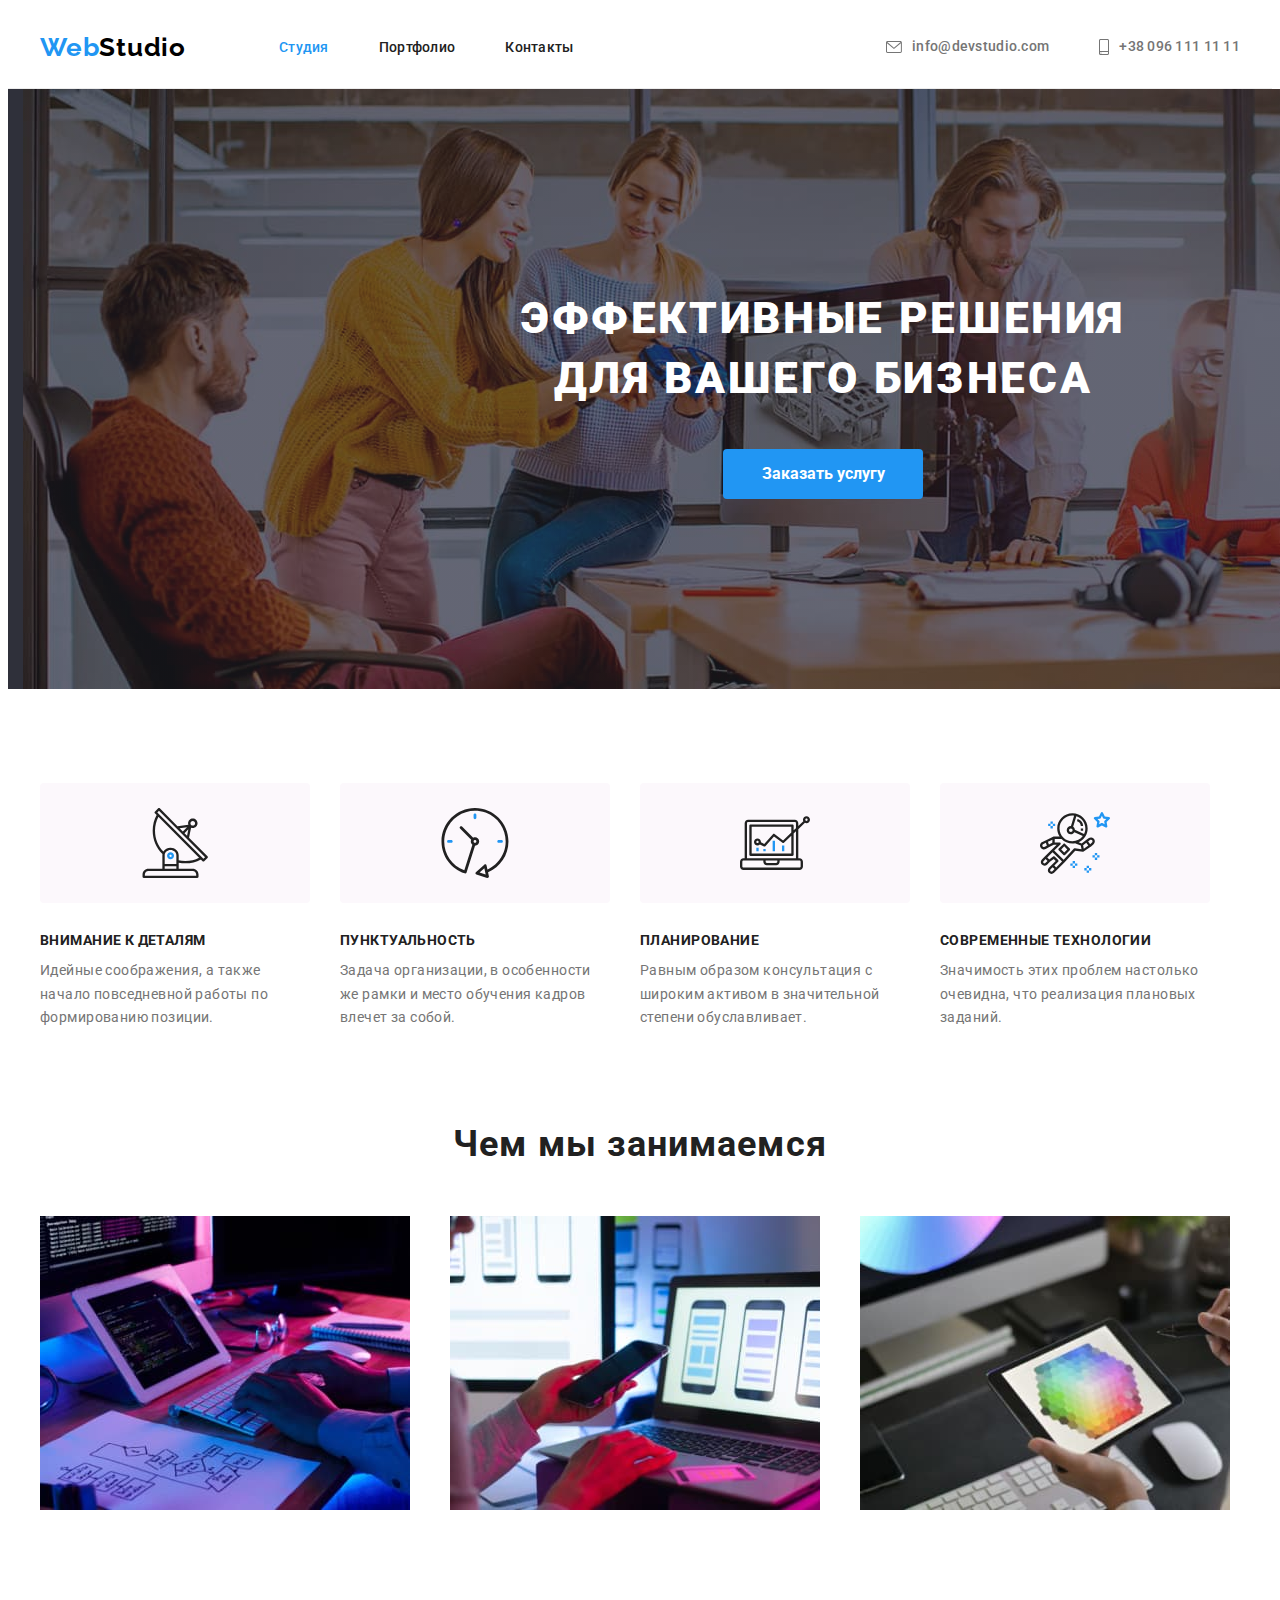
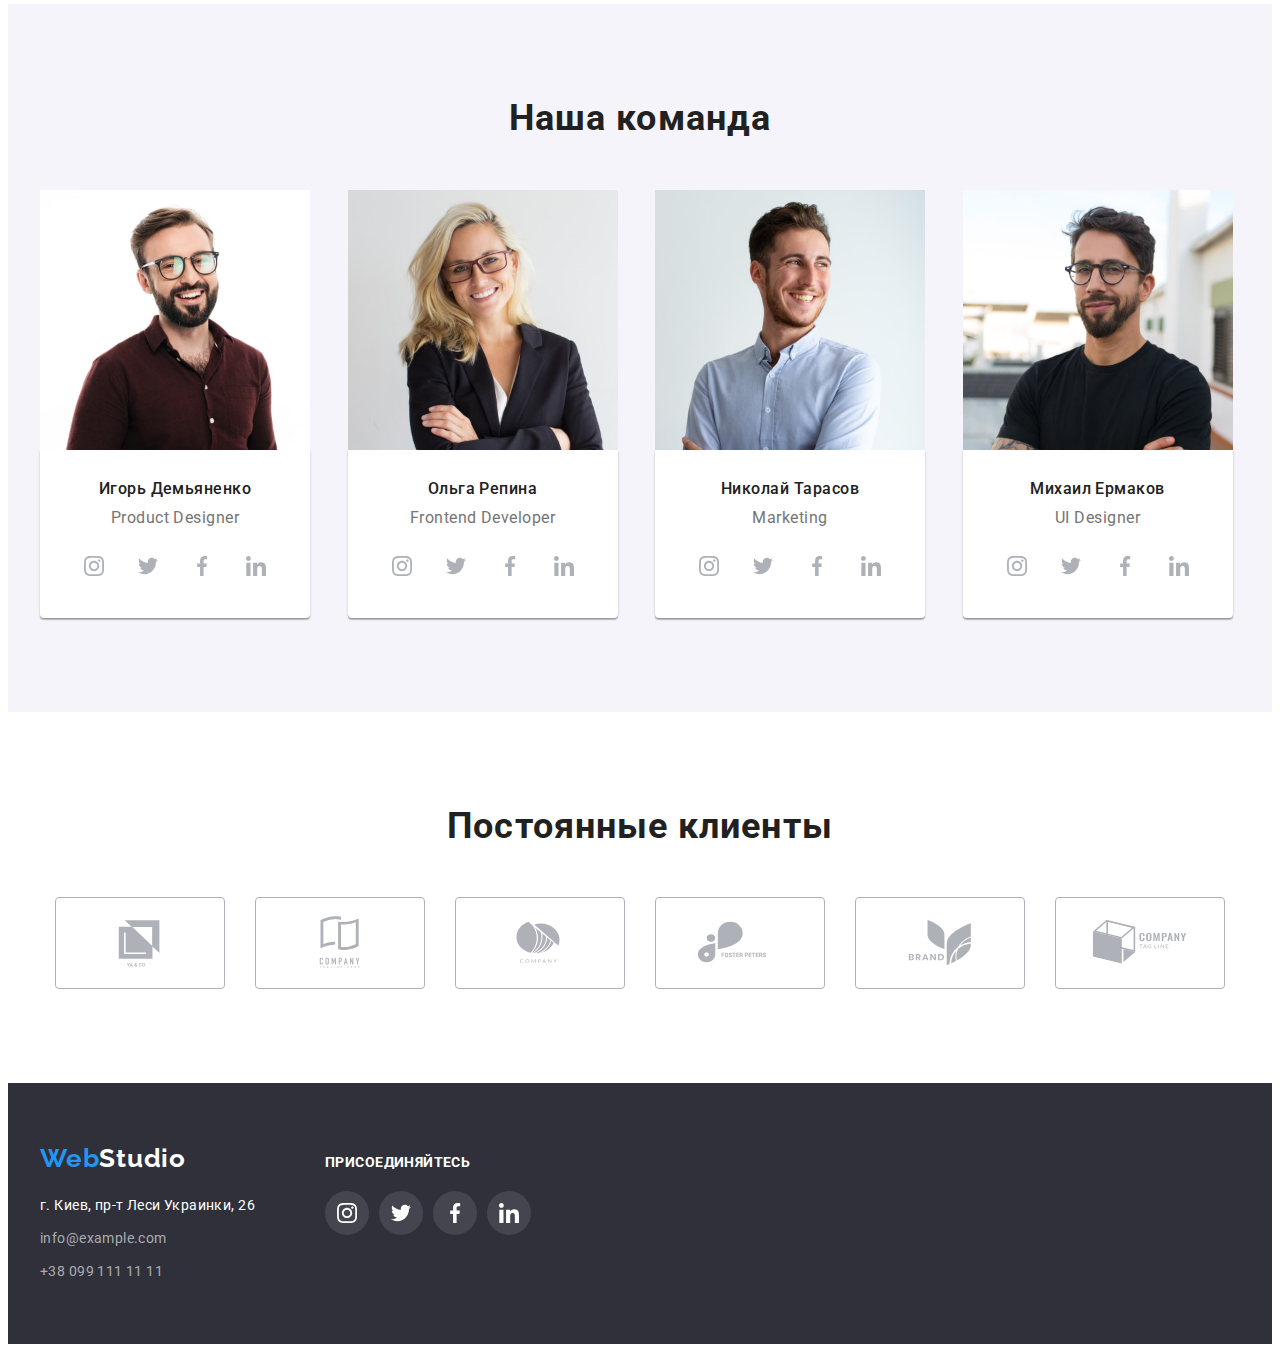
<file: index.html>
<!DOCTYPE html>
<html lang="ru">
<head>
    <meta charset="UTF-8">
    <meta http-equiv="X-UA-Compatible" content="IE=edge">
    <meta name="viewport" content="width=device-width, initial-scale=1.0">
    <title>WebStudio</title>

    <link rel="preconnect" href="https://fonts.googleapis.com">
    <link rel="preconnect" href="https://fonts.gstatic.com" crossorigin>
    <link href="https://fonts.googleapis.com/css2?family=Raleway:wght@700&family=Roboto:wght@400;500;700;900&display=swap" rel="stylesheet">
    
    <link
        rel="stylesheet"
        href="https://cdnjs.cloudflare.com/ajax/libs/modern-normalize/1.1.0/modern-normalize.min.css"
        integrity="sha512-wpPYUAdjBVSE4KJnH1VR1HeZfpl1ub8YT/NKx4PuQ5NmX2tKuGu6U/JRp5y+Y8XG2tV+wKQpNHVUX03MfMFn9Q=="
        crossorigin="anonymous"
        referrerpolicy="no-referrer"
    />

    <link rel="stylesheet" href="./css/styles.css">
</head>

<body>
    <header class="header">
        <div class="container header-container">
        <nav class="header-nav">
            <a class="link logo-header" href="./index.html">Web<span class="logo-header-2">Studio</span></a>
            <ul class="list header-list">
                <li><a class="link header-link-studio" href="">Студия</a></li>
                <li><a class="link header-link" href="./portfolio.html">Портфолио</a></li>
                <li><a class="link header-link" href="">Контакты</a></li>
            </ul>
        </nav>
        <ul class="list header-contact">
            <li>
                <a class="link header-mail-link" href="mailto:info@devstudio.com"> 
                    <svg 
                        class="header-mail-icons" 
                        width="16" 
                        height="12"
                    >
                    <use 
                        href="./img./icons.svg#icon-envelope-hover"
                    ></use>
                    </svg> 
                    info@devstudio.com
                </a>
            </li>
            <li>
                <a class="link header-tel-link" href="tel:+380961111111"> 
                    <svg 
                        class="header-tel-icons" 
                        width="10" 
                        height="16"
                    >
                    <use 
                        href="./img./icons.svg#icon-smartphone"
                    ></use>
                    </svg> 
                    +38 096 111 11 11</a>
            </li>
        </ul>
        </div>
    </header>

    <main>
        <section class="hero-title">
            <div class="container hero-title">
            <h1 class="hero-h1">Эффективные решения для вашего бизнеса</h1>
            <div class="button-hero"><button type="button" class="hero-button">Заказать услугу</button></div>
            </div>
        </section>

        <section class="about">
            <div class="container">
            <ul class="list about-advantage">
                <li class="about-advantage-text">
                    <div class="about-img">
                        <svg 
                            width="70" 
                            height="70"
                        >
                            <use 
                                href="./img./icons.svg#icon-group"
                            ></use>
                        </svg>
                    </div>
                    <h3 class="about-title">Внимание к деталям</h3>
                    <p class="about-text">Идейные соображения, а также начало повседневной работы по формированию позиции.</p>
                </li>
                <li class="about-advantage-text">
                    <div class="about-img">
                        <svg 
                            width="70" 
                            height="70"
                        >
                            <use 
                                href="./img./icons.svg#icon-clock"
                            ></use>
                        </svg>
                    </div>
                    <h3 class="about-title">Пунктуальность</h3>
                    <p class="about-text">Задача организации, в особенности же рамки и место обучения кадров влечет за собой.</p>
                </li>
                <li class="about-advantage-text">
                    <div class="about-img">
                        <svg 
                            width="70" 
                            height="70"
                        >
                            <use 
                                href="./img./icons.svg#icon-diagram"
                            ></use>
                        </svg>
                    </div>
                    <h3 class="about-title">Планирование</h3>
                    <p class="about-text">Равным образом консультация с широким активом в значительной степени обуславливает.</p>
                </li>
                <li class="about-advantage-text">
                    <div class="about-img">
                        <svg 
                            width="70" 
                            height="70"
                        >
                            <use 
                                href="./img./icons.svg#icon-astronaut"
                            ></use>
                        </svg>
                    </div>
                    <h3 class="about-title">Современные технологии</h3>
                    <p class="about-text">Значимость этих проблем настолько очевидна, что реализация плановых заданий.</p>
                </li>
            </ul>
            </div>
        </section>
            
        <section class="activity-box">
            <div class="container">
                <h2 class="activity">Чем мы занимаемся</h2>
                <ul class="list activity-img">
                    <li class="img-activity">
                        <img src="./img./img-1.jpg" alt="чувак печатает на клавиатуре"
                        width="370"
                        height="294">
                    </li>
                    <li class="img-activity">
                        <img src="./img./img-2.jpg" alt="девушка смотрит в телефон"
                        width="370"
                        height="294">
                    </li>
                    <li class="img-activity">
                        <img src="./img./img-3.jpg" alt="палитра цветов"
                        width="370"
                        height="294">
                    </li>
                </ul>
            </div>
        </section>

        <section class="team-section">
            <div class="container">
            <h2 class="team-h">Наша команда</h2>
            <ul class="list employees">
                <li class="employee">
                    <img src="./img./photo-img-1.jpg" alt="фото сотрудника"
                        idth="270"
                        height="260">
                    <div class="name-and-position">
                        <h3 class="team-name">Игорь Демьяненко</h3>
                        <p class="team-profession" lang="en">Product Designer</p>
                        <ul class="team-social-list list">
                            <li class="team-social-item">
                                <a href="" class="team-social-link" target="_blank">
                                    <svg 
                                        class="team-social-icons" 
                                        width="20" 
                                        height="20"
                                    >
                                        <use 
                                            href="./img./icons.svg#icon-instagram"
                                        ></use>
                                    </svg>
                                </a>
                            </li>
                            <li class="team-social-item">
                                <a href="" class="team-social-link" target="_blank">
                                    <svg 
                                        class="team-social-icons" 
                                        width="20" 
                                        height="20"
                                    >
                                        <use 
                                            href="./img./icons.svg#icon-twitter"
                                        ></use>
                                    </svg>
                                </a>
                            </li>
                            <li class="team-social-item">
                                <a href="" class="team-social-link" target="_blank">
                                    <svg 
                                        class="team-social-icons" 
                                        width="20" 
                                        height="20"
                                    >
                                        <use 
                                            href="./img./icons.svg#icon-facebook"
                                        ></use>
                                    </svg>
                                </a>
                            </li>
                            <li class="team-social-item">
                                <a href="" class="team-social-link" target="_blank">
                                    <svg 
                                        class="team-social-icons" 
                                        width="20" 
                                        height="20"
                                    >
                                        <use 
                                            href="./img./icons.svg#icon-linkedin"
                                        ></use>
                                    </svg>
                                </a>
                            </li>
                        </ul>
                    </div>
                </li>
                <li class="employee">
                    <img src="./img./photo-img-2.jpg" alt="фото сотрудника"
                        width="270"
                        height="260">
                    <div class="name-and-position">
                        <h3 class="team-name">Ольга Репина</h3>
                        <p class="team-profession" lang="en">Frontend Developer</p>
                        <ul class="team-social-list list">
                            <li class="team-social-item">
                                <a href="" class="team-social-link" target="_blank">
                                    <svg 
                                        class="team-social-icons" 
                                        width="20" 
                                        height="20"
                                    >
                                        <use 
                                            href="./img./icons.svg#icon-instagram"
                                        ></use>
                                    </svg>
                                </a>
                            </li>
                            <li class="team-social-item">
                                <a href="" class="team-social-link" target="_blank">
                                    <svg 
                                        class="team-social-icons" 
                                        width="20" 
                                        height="20"
                                    >
                                        <use 
                                            href="./img./icons.svg#icon-twitter"
                                        ></use>
                                    </svg>
                                </a>
                            </li>
                            <li class="team-social-item">
                                <a href="" class="team-social-link" target="_blank">
                                    <svg 
                                        class="team-social-icons" 
                                        width="20" 
                                        height="20"
                                    >
                                        <use 
                                            href="./img./icons.svg#icon-facebook"
                                        ></use>
                                    </svg>
                                </a>
                            </li>
                            <li class="team-social-item">
                                <a href="" class="team-social-link" target="_blank">
                                    <svg 
                                        class="team-social-icons" 
                                        width="20" 
                                        height="20"
                                    >
                                        <use 
                                            href="./img./icons.svg#icon-linkedin"
                                        ></use>
                                    </svg>
                                </a>
                            </li>
                        </ul>
                    </div>
                </li>
                <li class="employee">
                    <img src="./img./photo-img-3.jpg" alt="фото сотрудника"
                        width="270"
                        height="260">
                    <div class="name-and-position">
                        <h3 class="team-name">Николай Тарасов</h3>
                        <p class="team-profession" lang="en">Marketing</p>
                        <ul class="team-social-list list">
                            <li class="team-social-item">
                                <a href="" class="team-social-link" target="_blank">
                                    <svg 
                                        class="team-social-icons" 
                                        width="20" 
                                        height="20"
                                    >
                                        <use 
                                            href="./img./icons.svg#icon-instagram"
                                        ></use>
                                    </svg>
                                </a>
                            </li>
                            <li class="team-social-item">
                                <a href="" class="team-social-link" target="_blank">
                                    <svg 
                                        class="team-social-icons" 
                                        width="20" 
                                        height="20"
                                    >
                                        <use 
                                            href="./img./icons.svg#icon-twitter"
                                        ></use>
                                    </svg>
                                </a>
                            </li>
                            <li class="team-social-item">
                                <a href="" class="team-social-link" target="_blank">
                                    <svg 
                                        class="team-social-icons" 
                                        width="20" 
                                        height="20"
                                    >
                                        <use 
                                            href="./img./icons.svg#icon-facebook"
                                        ></use>
                                    </svg>
                                </a>
                            </li>
                            <li class="team-social-item">
                                <a href="" class="team-social-link" target="_blank">
                                    <svg 
                                        class="team-social-icons" 
                                        idth="20" 
                                        height="20"
                                    >
                                        <use 
                                            href="./img./icons.svg#icon-linkedin"
                                        ></use>
                                    </svg>
                                </a>
                            </li>
                        </ul>
                    </div>
                </li>
                <li class="employee">
                    <img src="./img./photo-img-4.jpg" alt="фото сотрудника"
                        width="270"
                        height="260">
                    <div class="name-and-position">
                        <h3 class="team-name">Михаил Ермаков</h3>
                        <p class="team-profession" lang="en">UI Designer</p>
                        <ul class="team-social-list list">
                            <li class="team-social-item">
                                <a href="" class="team-social-link" target="_blank">
                                    <svg 
                                        class="team-social-icons" 
                                        width="20" 
                                        height="20"
                                    >
                                        <use 
                                            href="./img./icons.svg#icon-instagram"
                                        ></use>
                                    </svg>
                                </a>
                            </li>
                            <li class="team-social-item">
                                <a href="" class="team-social-link" target="_blank">
                                    <svg 
                                        class="team-social-icons" 
                                        width="20" 
                                        height="20"
                                    >
                                        <use 
                                            href="./img./icons.svg#icon-twitter"
                                        ></use>
                                    </svg>
                                </a>
                            </li>
                            <li class="team-social-item">
                                <a href="" class="team-social-link" target="_blank">
                                    <svg 
                                        class="team-social-icons" 
                                        width="20" 
                                        height="20"
                                    >
                                        <use 
                                            href="./img./icons.svg#icon-facebook"
                                        ></use>
                                    </svg>
                                </a>
                            </li>
                            <li class="team-social-item">
                                <a href="" class="team-social-link" target="_blank">
                                    <svg 
                                        class="team-social-icons" 
                                        width="20" 
                                        height="20"
                                    >
                                        <use 
                                            href="./img./icons.svg#icon-linkedin"
                                        ></use>
                                    </svg>
                                </a>
                            </li>
                        </ul>
                    </div>
                </li>
            </ul>
            </div>  
        </section>

        <section class="clients-section">
            <div class="container">
                <h3 class="clients-title">Постоянные клиенты</h3>
                <ul class="list clients-list">
                    <li class="clients-item">
                        <a href="" class="clients-link" target="_blank">
                            <svg 
                                class="clients-icons" 
                                        width="106" 
                                        height="60"
                                    >
                                        <use 
                                            href="./img./icons.svg#icon-logo1"
                                        ></use>
                                    </svg>
                        </a>
                    </li>
                    <li class="clients-item">
                        <a href="" class="clients-link" target="_blank">
                            <svg 
                                class="clients-icons" 
                                        width="106" 
                                        height="60"
                                    >
                                        <use 
                                            href="./img./icons.svg#icon-logo2"
                                        ></use>
                                    </svg>
                        </a>
                    </li>
                    <li class="clients-item">
                        <a href="" class="clients-link" target="_blank">
                            <svg 
                                class="clients-icons" 
                                        width="106" 
                                        height="60"
                                    >
                                        <use 
                                            href="./img./icons.svg#icon-logo3"
                                        ></use>
                                    </svg>
                        </a>
                    </li>
                    <li class="clients-item">
                        <a href="" class="clients-link" target="_blank">
                            <svg 
                                class="clients-icons" 
                                        width="106" 
                                        height="60"
                                    >
                                        <use 
                                            href="./img./icons.svg#icon-logo4"
                                        ></use>
                                    </svg>
                        </a>
                    </li>
                    <li class="clients-item">
                        <a href="" class="clients-link" target="_blank">
                            <svg 
                                class="clients-icons" 
                                        width="106" 
                                        height="60"
                                    >
                                        <use 
                                            href="./img./icons.svg#icon-logo5"
                                        ></use>
                                    </svg>
                        </a>
                    </li>
                    <li class="clients-item">
                        <a href="" class="clients-link" target="_blank">
                            <svg 
                                class="clients-icons" 
                                        width="106" 
                                        height="60"
                                    >
                                        <use 
                                            href="./img./icons.svg#icon-Logo6"
                                        ></use>
                                    </svg>
                        </a>
                    </li>
                </ul>
            </div>
        </section>
    </main>

    <footer class="footer">
        <div class="container footer-contact">
            <section>
                <a class="link logo-footer" href="">Web<span class="logo-footer-2">Studio</span></a>
                <address>
                    <ul class="list footer-address">
                        <li class="footer-maps"><a class="link address-footer" href="https://goo.gl/maps/dG1WspT11dGawZWf6" target="_blank" rel="noopener noreferrer">г. Киев, пр-т Леси Украинки, 26</a></li>
                        <li class="footer-mail"><a class="link mail-footer" href="mailto:info@example.com">info@example.com</a></li>
                        <li class="footer-tel"><a class="link tel-footer" href="tel:+380991111111">+38 099 111 11 11</a></li>
                    </ul>
                </address>
            </section>
            <section>
                <h4 class="footer-social-text">ПРИСОЕДИНЯЙТЕСЬ</h4>
                <ul class="footer-social-list list">
                    <li class="footer-social-item">
                        <a href="" class="footer-social-link" target="_blank">
                            <svg 
                                class="footer-social-icons" 
                                width="20" 
                                height="20"
                            >
                                <use 
                                    href="./img./icons.svg#icon-instagram"
                                ></use>
                            </svg>
                        </a>
                    </li>
                    <li class="footer-social-item">
                        <a href="" class="footer-social-link" target="_blank">
                            <svg 
                                class="footer-social-icons" 
                                width="20" 
                                height="20"
                            >
                                <use 
                                    href="./img./icons.svg#icon-twitter"
                                ></use>
                            </svg>
                        </a>
                    </li>
                    <li class="footer-social-item">
                        <a href="" class="footer-social-link" target="_blank">
                            <svg 
                                class="footer-social-icons" 
                                width="20" 
                                height="20"
                            >
                                <use 
                                    href="./img./icons.svg#icon-facebook"
                                ></use>
                            </svg>
                        </a>
                    </li>
                    <li class="footer-social-item">
                        <a href="" class="footer-social-link" target="_blank">
                            <svg 
                                class="footer-social-icons" 
                                width="20" 
                                height="20"
                            >
                                <use 
                                    href="./img./icons.svg#icon-linkedin"
                                ></use>
                            </svg>
                        </a>
                    </li>
                </ul>
            </section>
        </div>
    </footer>
</body>
</html>
</file>
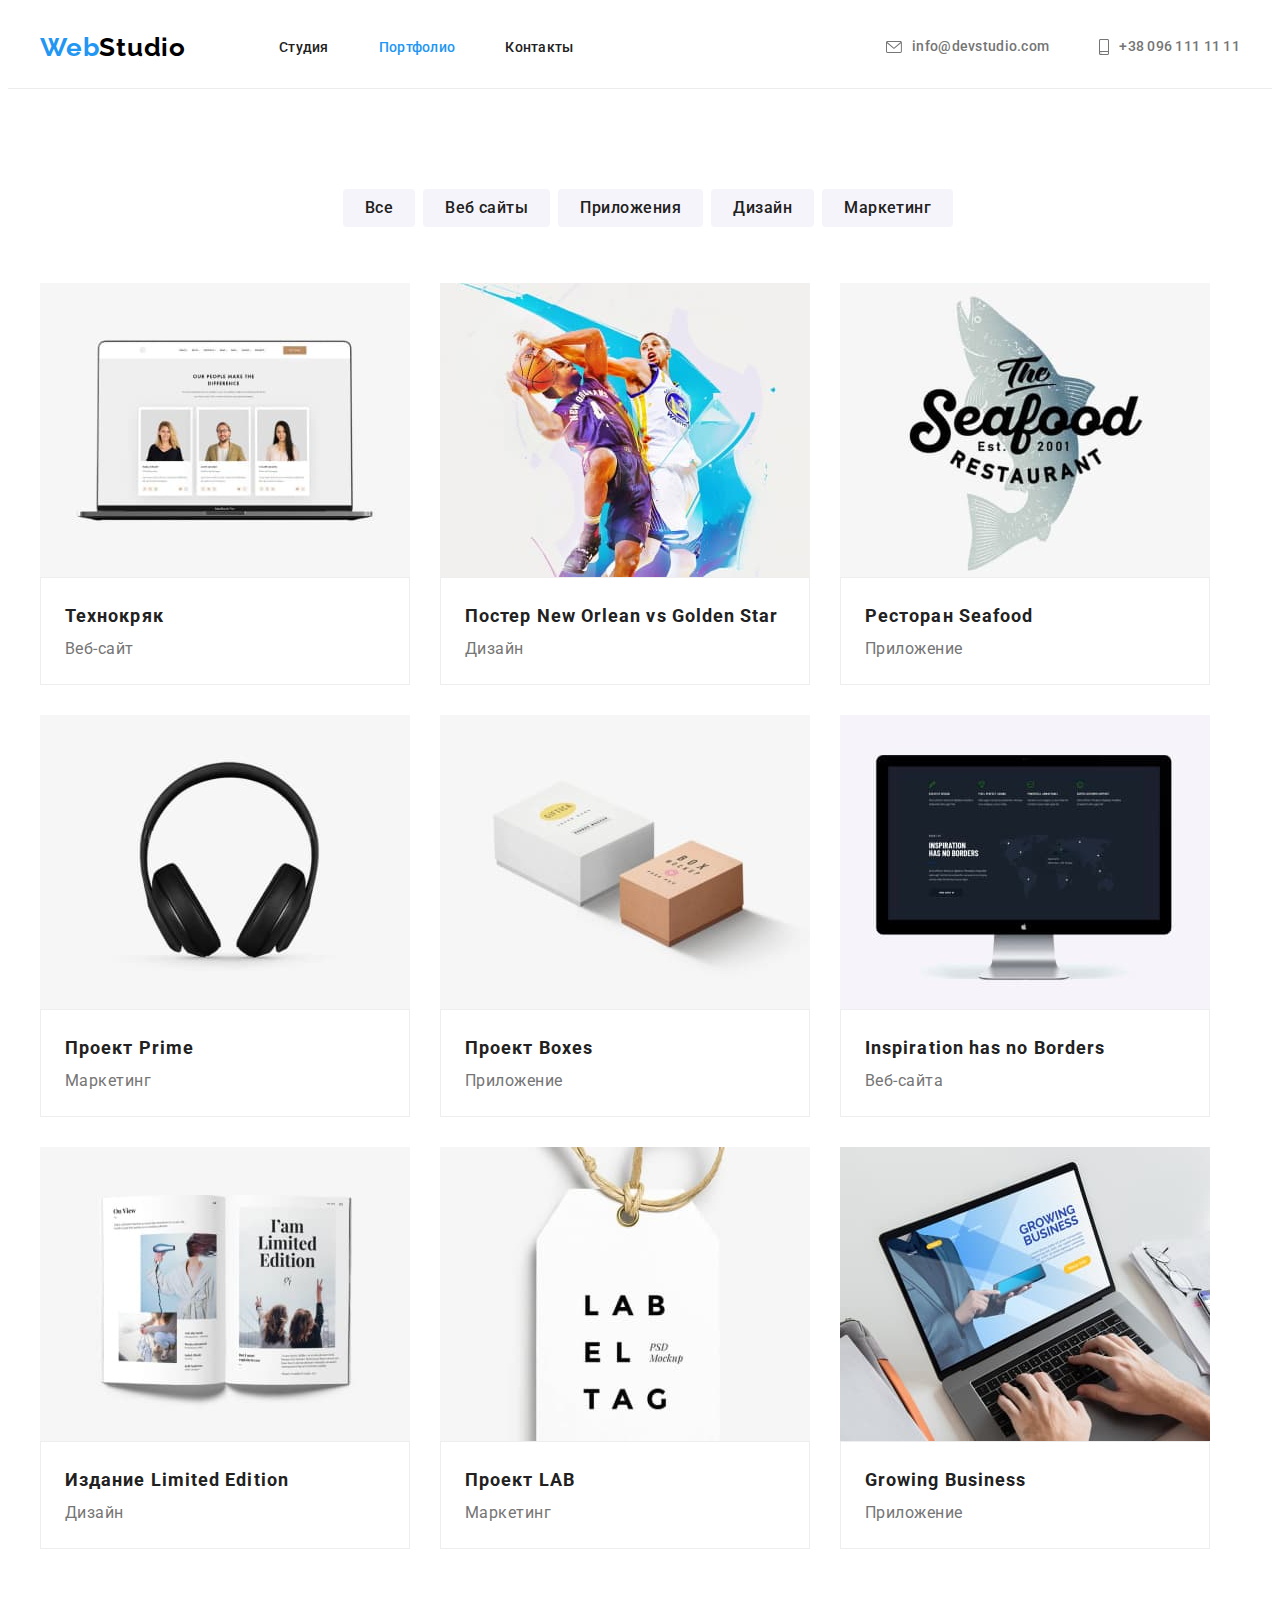
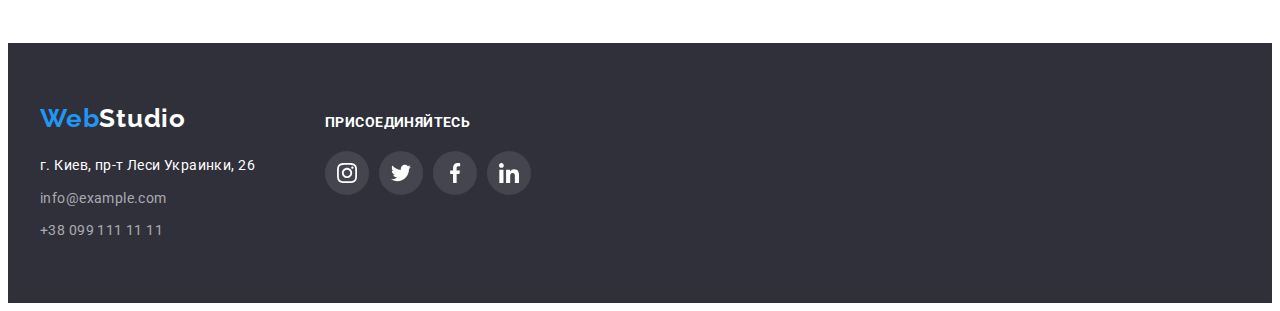
<file: portfolio.html>
<!DOCTYPE html>
<html lang="ru">
<head>
    <meta charset="UTF-8">
    <meta http-equiv="X-UA-Compatible" content="IE=edge">
    <meta name="viewport" content="width=device-width, initial-scale=1.0">
    <title>WebStudio</title>

    <link rel="preconnect" href="https://fonts.googleapis.com">
    <link rel="preconnect" href="https://fonts.gstatic.com" crossorigin>
    <link href="https://fonts.googleapis.com/css2?family=Raleway:wght@700&family=Roboto:wght@400;500;700;900&display=swap" rel="stylesheet">
    
    <link
        rel="stylesheet"
        href="https://cdnjs.cloudflare.com/ajax/libs/modern-normalize/1.1.0/modern-normalize.min.css"
        integrity="sha512-wpPYUAdjBVSE4KJnH1VR1HeZfpl1ub8YT/NKx4PuQ5NmX2tKuGu6U/JRp5y+Y8XG2tV+wKQpNHVUX03MfMFn9Q=="
        crossorigin="anonymous"
        referrerpolicy="no-referrer"
    />

    <link rel="stylesheet" href="./css/styles.css">
</head>

<body>
    <header class="header">
        <div class="container header-container">
            <nav class="header-nav">
                <a class="link logo-header" href="./index.html">Web<span class="logo-header-2">Studio</span></a>
                <ul class="list header-list">
                    <li><a class="link header-link" href="./index.html">Студия</a></li>
                    <li><a class="link header-link-portfolio" href="">Портфолио</a></li>
                    <li><a class="link header-link" href="">Контакты</a></li>
                </ul>
            </nav>
            
            <ul class="list header-contact">
                <li>
                    <a class="link header-mail-link" href="mailto:info@devstudio.com"> 
                        <svg 
                            class="header-mail-icons" 
                            width="16" 
                            height="12"
                        >
                        <use 
                            href="./img./icons.svg#icon-envelope-hover"
                        ></use>
                        </svg> 
                        info@devstudio.com
                    </a>
                </li>
                <li>
                    <a class="link header-tel-link" href="tel:+380961111111"> 
                        <svg 
                            class="header-tel-icons" 
                            width="10" 
                            height="16"
                        >
                        <use 
                            href="./img./icons.svg#icon-smartphone"
                        ></use>
                        </svg> 
                        +38 096 111 11 11</a>
                </li>
            </ul>
        </div>
    </header>

    <main>
        <section class="content portfolio-conten">
            <div class="container portfolio-button-div">
                <ul class="list button-portfolio-list">
                    <li><button type="button" class="button-portfolio">Все</button></li>
                    <li><button type="button" class="button-portfolio">Веб сайты</button></li>
                    <li><button type="button" class="button-portfolio">Приложения</button></li>
                    <li><button type="button" class="button-portfolio">Дизайн</button></li>
                    <li><button type="button" class="button-portfolio">Маркетинг</button></li>
                </ul>
            </div>
            
            <div class="container">
            <ul class="list project-icons">
                <li class="project">
                        <img src="./img./portfolio-img/img-1.jpg" alt="изображение сайта"
                        width="370"
                        height="294">
                        <div class="project-name-portfolio">
                            <h3 class="name-project">Технокряк</h3>
                            <p class="category-project">Веб-сайт</p>
                    </div>
                </li>
                <li class="project">
                        <img src="./img./portfolio-img/img-2.jpg" alt="изображение баскетбольной команды"
                        width="370"
                        height="294">
                        <div class="project-name-portfolio">
                            <h3 class="name-project">Постер New Orlean vs Golden Star</h3>
                            <p class="category-project">Дизайн</p>
                    </div>
                </li>
                <li class="project">
                        <img src="./img./portfolio-img/img-3.jpg" alt="изображение эмблемы ресторана'"
                        width="370"
                        height="294">
                        <div class="project-name-portfolio">
                            <h3 class="name-project">Ресторан Seafood</h3>
                            <p class="category-project">Приложение</p>
                    </div>
                </li>
                <li class="project">
                        <img src="./img./portfolio-img/img-4.jpg" alt="изображение наушников"
                        width="370"
                        height="294">
                        <div class="project-name-portfolio">
                            <h3 class="name-project">Проект Prime</h3>
                            <p class="category-project">Маркетинг</p>
                    </div>
                </li>
                <li class="project">
                        <img src="./img./portfolio-img/img-5.jpg" alt="изображение коробок"
                        width="370"
                        height="294">
                        <div class="project-name-portfolio">
                            <h3 class="name-project">Проект Boxes</h3>
                            <p class="category-project">Приложение</p>
                    </div>
                </li>
                <li class="project">
                        <img src="./img./portfolio-img/img-6.jpg" alt="изображение веб-сайта"
                        width="370"
                        height="294">
                        <div class="project-name-portfolio">
                            <h3 class="name-project" lang="en">Inspiration has no Borders</h3>
                            <p class="category-project">Веб-сайта</p>
                    </div>
                </li>
                <li class="project">
                        <img src="./img./portfolio-img/img-7.jpg" alt="изображение журнала"
                        width="370"
                        height="294">
                        <div class="project-name-portfolio">
                            <h3 class="name-project">Издание Limited Edition</h3>
                            <p class="category-project">Дизайн</p>
                    </div>
                </li>
                <li class="project">
                        <img src="./img./portfolio-img/img-8.jpg" alt="изображение эмблемы"
                        width="370"
                        height="294">
                        <div class="project-name-portfolio">
                            <h3 class="name-project">Проект LAB</h3>
                            <p class="category-project">Маркетинг</p>
                    </div>
                </li>
                <li class="project">
                        <img src="./img./portfolio-img/img-9.jpg" alt="изображение веб-сайта"
                        width="370"
                        height="294">
                        <div class="project-name-portfolio">
                            <h3 class="name-project">Growing Business</h3>
                            <p class="category-project">Приложение</p>
                    </div>
                </li>
            </ul>
            </div>
        </section>
    </main>

    <footer class="footer">
        <div class="container footer-contact">
            <section>
                <a class="link logo-footer" href="">Web<span class="logo-footer-2">Studio</span></a>
                <address>
                    <ul class="list footer-address">
                        <li class="footer-maps"><a class="link address-footer" href="https://goo.gl/maps/dG1WspT11dGawZWf6" target="_blank" rel="noopener noreferrer">г. Киев, пр-т Леси Украинки, 26</a></li>
                        <li class="footer-mail"><a class="link mail-footer" href="mailto:info@example.com">info@example.com</a></li>
                        <li class="footer-tel"><a class="link tel-footer" href="tel:+380991111111">+38 099 111 11 11</a></li>
                    </ul>
                </address>
            </section>
            <section>
                <h4 class="footer-social-text">ПРИСОЕДИНЯЙТЕСЬ</h4>
                <ul class="footer-social-list list">
                    <li class="footer-social-item">
                        <a href="" class="footer-social-link" target="_blank">
                            <svg 
                                class="footer-social-icons" 
                                width="20" 
                                height="20"
                            >
                                <use 
                                    href="./img./icons.svg#icon-instagram"
                                ></use>
                            </svg>
                        </a>
                    </li>
                    <li class="footer-social-item">
                        <a href="" class="footer-social-link" target="_blank">
                            <svg 
                                class="footer-social-icons" 
                                width="20" 
                                height="20"
                            >
                                <use 
                                    href="./img./icons.svg#icon-twitter"
                                ></use>
                            </svg>
                        </a>
                    </li>
                    <li class="footer-social-item">
                        <a href="" class="footer-social-link" target="_blank">
                            <svg 
                                class="footer-social-icons" 
                                width="20" 
                                height="20"
                            >
                                <use 
                                    href="./img./icons.svg#icon-facebook"
                                ></use>
                            </svg>
                        </a>
                    </li>
                    <li class="footer-social-item">
                        <a href="" class="footer-social-link" target="_blank">
                            <svg 
                                class="footer-social-icons" 
                                width="20" 
                                height="20"
                            >
                                <use 
                                    href="./img./icons.svg#icon-linkedin"
                                ></use>
                            </svg>
                        </a>
                    </li>
                </ul>
            </section>
        </div>
    </footer>
</body>
</html>
</file>
<file: css/styles.css>
body {
    font-family:'Roboto' sans-serif;
}

.link {
    text-decoration: none;
}

.list {
    list-style: none;
}

p, h1, h2, h3, h4, h5, h6 {
    margin: 0;
}

ul {
    margin: 0;
    padding: 0;
}

button {
    cursor: pointer;
}

img {
    display: block;
}

.container {
    width: 1200px;
    padding-left: 15px;
    padding-right: 15px;
    margin: 0 auto;
    
}


/* ---------------- HEADER ---------------- */

.header-nav {
    display: flex;
    align-items: center;
}
.header {
    padding-top: 24px;
    padding-bottom: 25px;
}
.header-container {
    display: flex;
    align-items: center;
}

.header-list {
    display: flex;
    flex-wrap: wrap;
}

.header-contact {
    display: flex;
    margin-left: auto;
}

.logo-header {
    font-family: Raleway;
    font-style: normal;
    font-weight: bold;
    font-size: 26px;
    line-height: 1.19;
    letter-spacing: 0.03em;
    color: #2196F3;
    margin-right: 93px;
}

.logo-header-2 {
    color: black;
}

.header-link-studio {
    font-family: Roboto;
    font-style: normal;
    font-weight: 500;
    font-size: 14px;
    line-height: 1.14;
    letter-spacing: 0.02em;
    color: #2196F3;
    margin-right: 50px;
}

.header-link {
    font-family: Roboto;
    font-style: normal;
    font-weight: 500;
    font-size: 14px;
    line-height: 1.14;
    letter-spacing: 0.02em;
    color: #212121;
    margin-right: 50px;
}

.header-link:hover,
.header-link:focus {
    color: #2196F3;
}

.header-mail-link {
    font-family: Roboto;
    font-style: normal;
    font-weight: 500;
    font-size: 14px;
    line-height: 1.14;
    letter-spacing: 0.02em;
    color: #757575;

    display: flex;
    justify-content: center;
    align-items: center;
}

.header-mail-link:hover,
.header-mail-link:focus {
    color: #2196F3;
}

.header-mail-icons {
    fill: currentColor;
    display: block;
    background-position: center;
    background-size: cover;
    margin-right: 10px;
}

.header-tel-link {
    font-family: Roboto;
    font-style: normal;
    font-weight: 500;
    font-size: 14px;
    line-height: 1.14;
    letter-spacing: 0.02em;
    color: #757575;
    margin-left: 50px;

    display: flex;
    justify-content: center;
    align-items: center;
}

.header-tel-link:hover,
.header-tel-link:focus {
    color: #2196F3;
}

.header-tel-icons {
    fill: currentColor;
    display: block;
    background-position: center;
    background-size: cover;
    margin-right: 10px;
}


/* ---------------- HERO ---------------- */

.hero-title {
    background-color: #2F303A;
    min-width: 1600px;
    max-height: 600px;
    background-image: linear-gradient(
        rgba(47, 48, 58, 0.4), 
        rgba(47, 48, 58, 0.4)
        ), url(../img./hero-bg.jpg);
    background-repeat: no-repeat;
    background-position: center;
    block-size: cover;
}

.hero-h1 {
    font-family: Roboto;
    font-style: normal;
    font-weight: 900;
    font-size: 44px;
    line-height: 1.36;
    text-align: center;
    letter-spacing: 0.06em;
    text-transform: uppercase;
    color: #FFFFFF;
    margin-bottom: 40px;
    max-width: 696px;
    position: relative;
    left: 50%;
    transform: translate(-50%, 0);
    padding-top: 200px;
}

.hero-button {
    font-family: Roboto;
    font-style: normal;
    font-weight: bold;
    font-size: 16px;
    line-height: 1.87;
    text-align: center;
    color: #FFFFFF;
    background: #2196F3;
    cursor: pointer;

    min-width: 200px;
    min-height: 50px;
    border: none;
    border-radius: 4px;
    position: relative;
    left: 50%;
    transform: translate(-50%, 0);
}

.button-hero {
    padding-bottom: 200px; 
}


/* ---------------- ABOUT ---------------- */

.about {
    padding-top: 94px;
    padding-bottom: 94px;
}

.about-advantage {
    display: flex;
    flex-wrap: wrap;
    margin-left: -30px;
}

.about-advantage-text {
    max-width: 270px;
    width: calc(100% / 4 - 30px);
    margin-left: 30px;
}

.about-img {
    width: 270px;
    height: 120px;
    background-color: #fcf8fc;
    border-radius: 4px;
    display: flex;
    justify-content: center;
    align-items: center;
    margin-bottom: 30px;
}

.about-title {
    font-family: Roboto;
    font-style: normal;
    font-weight: bold;
    font-size: 14px;
    line-height: 1.14;
    letter-spacing: 0.03em;
    text-transform: uppercase;
    color: #212121;
    margin-bottom: 10px;
}

.about-text {
    font-family: Roboto;
    font-style: normal;
    font-weight: normal;
    font-size: 14px;
    line-height: 1.7;
    letter-spacing: 0.03em;
    color: #757575;
}


/* ---------------- ACTIVITY ---------------- */

.activity-box {
    padding-bottom: 94px;
}

.activity {
    font-family: Roboto;
    font-style: normal;
    font-weight: bold;
    font-size: 36px;
    line-height: 1.16;
    text-align: center;
    letter-spacing: 0.03em;
    color: #212121;
    margin-bottom: 50px;
}

.activity-img {
    display: flex;
    flex-wrap: wrap;
    margin-left: -30px;
}

.img-activity {
    width: calc(100% / 3 - 30px);
    margin-left: 30px;
}


/* ---------------- TEAM ---------------- */

.team-section {
    background: #F5F4FA;
    padding-bottom: 94px;
    padding-top: 94px;
}

.team-h {
    font-family: Roboto;
    font-style: normal;
    font-weight: bold;
    font-size: 36px;
    line-height: 1.16;
    text-align: center;
    letter-spacing: 0.03em;
    color: #212121;
    margin-bottom: 50px;
}

.employees {
    display: flex;
    flex-wrap: wrap;
    margin-left: -30px;
}

.employee {
    width: calc(100% / 4 - 30px);
    margin-left: 30px;
}

.name-and-position {
    background-color: #fff;
    width: 270px;
    border-radius: 0px 0px 4px 4px;
    box-shadow: 0px 1px 3px rgba(0, 0, 0, 0.12), 0px 1px 1px rgba(0, 0, 0, 0.14), 0px 2px 1px rgba(0, 0, 0, 0.2);
    padding-top: 30px;
    padding-bottom: 30px;
}

.team-name {
    font-family: Roboto;
    font-style: normal;
    font-weight: 500;
    font-size: 16px;
    line-height: 1.18;
    text-align: center;
    letter-spacing: 0.03em;
    color: #212121;
    margin-bottom: 10px;
}

.team-profession {
    font-family: Roboto;
    font-style: normal;
    font-weight: normal;
    font-size: 16px;
    line-height: 1.18;
    text-align: center;
    letter-spacing: 0.03em;
    color: #757575;
    margin-bottom: 16px;
}

.team-social-list {
    display: flex;
    justify-content: center;
}

.team-social-item + .team-social-item {
    margin-left: 10px;
}

.team-social-link {
    width: 44px;
    height: 44px;
    background-color: #FFFFFF;
    border-radius: 50%;
    display: flex;
    justify-content: center;
    align-items: center;
}

.team-social-icons {
    fill: #AFB1B8;
}

.team-social-link:hover,
.team-social-link:focus {
    background-color: #2196F3;
}

.team-social-link:hover .team-social-icons, 
.team-social-link:focus .team-social-icons {
    fill: #FFFFFF;
}

/* ---------------- CLIENTS ---------------- */

.clients-section { 
    padding-top: 94px;
    padding-bottom: 94px;
}

.clients-title {
    font-family: Roboto;
    font-style: normal;
    font-weight: bold;
    font-size: 36px;
    line-height: 1.16;
    text-align: center;
    letter-spacing: 0.03em;
    color: #212121;
    margin-bottom: 50px;
}

.clients-list {
    display: flex;
    justify-content: center;
}

.clients-item + .clients-item {
    margin-left: 30px;
}

.clients-link {
    width: 170px;
    height: 92px;
    border: 1px solid #AFB1B8;
    box-sizing: border-box;
    border-radius: 4px; 
    display: flex;
    justify-content: center;
    align-items: center;
    color: #AFB1B8;
}

.clients-icons {
    fill: currentColor;
}

.clients-link:hover,
.clients-link:focus {
    color: #2196F3;
    border: 1px solid #2196F3;
}


/* ---------------- FOOTER ---------------- */

.footer {
    background-color: #2F303A;
    padding-top: 60px;
    padding-bottom: 60px;
}

.logo-footer {
    font-family: Raleway;
    font-style: normal;
    font-weight: bold;
    font-size: 26px;
    line-height: 1.19;
    letter-spacing: 0.03em;
    color: #2196F3;
    margin-right: 93px;
    display: inline-block;
    margin-bottom: 20px;
}

.logo-footer-2 {
    color: #FFFFFF;
}

.footer-address {
    display: inline-block;
}

.address-footer {
    font-family: Roboto;
    font-style: normal;
    font-weight: normal;
    font-size: 14px;
    line-height: 1.7;
    letter-spacing: 0.03em;
    color: #FFFFFF;
    display: inline-block;
    margin-right: 70px;
}

.address-footer:hover,
.address-footer:focus {
    color: #a3a3a3;
}

.mail-footer {
    font-family: Roboto;
    font-style: normal;
    font-weight: normal;
    font-size: 14px;
    line-height: 1.7;
    letter-spacing: 0.03em;
    color: #ffffff99;
    display: inline-block;
}

.footer-mail {
    margin-top: 9px;
    margin-bottom: 9px;  
}

.mail-footer:hover,
.mail-footer:focus {
    color: #ffffffe1;
}

.tel-footer {
    font-family: Roboto;
    font-style: normal;
    font-weight: normal;
    font-size: 14px;
    line-height: 1.7;
    letter-spacing: 0.03em;
    color: #ffffff99;
    display: inline-block;
    
}

.tel-footer:hover,
.tel-footer:focus {
    color: #ffffffe1;
}

.footer-contact {
    display: flex;
    align-items: baseline;
}

.footer-social-text {
    font-family: Roboto;
    font-style: normal;
    font-weight: bold;
    font-size: 14px;
    line-height: 1.14;
    letter-spacing: 0.03em;
    text-transform: uppercase;
    color: #ffffff;
    margin-bottom: 20px;
}

.footer-social-list {
    display: flex;
    justify-content: center;
}

.footer-social-item + .footer-social-item {
    margin-left: 10px;
}

.footer-social-link {
    width: 44px;
    height: 44px;
    background-color: 10% #FFFFFF;
    background: rgba(255, 255, 255, 0.1);
    border-radius: 50%;
    display: flex;
    justify-content: center;
    align-items: center;
    color: #ffffff;
}

.footer-social-icons {
    fill: currentColor;
}

.footer-social-link:hover,
.footer-social-link:focus {
    background-color: #2196F3;
}



/* - - - - - - - PORTFOLIO - - - - - - - */

/* ---------------- HEADER ---------------- */

.header {
    border-bottom: 1px solid #ECECEC;;
}
.header-link {
    font-family: Roboto;
    font-style: normal;
    font-weight: 500;
    font-size: 14px;
    line-height: 1.14;
    letter-spacing: 0.02em;
    color: #212121;;
}

.header-link:hover,
.header-link:focus {
    color: #2196F3;
}

.header-link-portfolio {
    font-family: Roboto;
    font-style: normal;
    font-weight: 500;
    font-size: 14px;
    line-height: 1.14;
    letter-spacing: 0.02em;
    color: #2196F3;
    margin-right: 50px;
}

.header-mail {
    font-family: Roboto;
    font-style: normal;
    font-weight: 500;
    font-size: 14px;
    line-height: 1.14;
    letter-spacing: 0.02em;
    color: #757575;
}

.header-mail:hover,
.header-mail:focus {
    color: #2196F3;
}

.header-tel {
    font-family: Roboto;
    font-style: normal;
    font-weight: 500;
    font-size: 14px;
    line-height: 1.14;
    letter-spacing: 0.02em;
    color: #757575;
}

.header-tel:hover,
.header-tel:focus {
    color: #2196F3;
}

.line {
    width: 1600px;
    height: 0px;
    left: 0px;
    top: 80px;
    border: 1px solid #ECECEC;
    margin-top: 32px;
}


/* ---------------- BUTTON ---------------- */

.portfolio-conten {
    padding-top: 100px;
    padding-bottom: 94px;
}
.portfolio-button-div {
    margin-bottom: 56px;
}

.button-portfolio-list {
    display: flex;
    flex-wrap: wrap;
    justify-content: center;
    margin-left: 8px;
}

.button-portfolio {
    font-family: Roboto;
    font-style: normal;
    font-weight: 500;
    font-size: 16px;
    line-height: 1.62;
    text-align: center;
    letter-spacing: 0.03em;
    color: #212121;
    cursor: pointer;
    background: #F5F4FA;
    border-radius: 4px;
    flex-basis: calc(100% / 5 - 8px);
    margin-left: 8px;
    padding-top: 6px;
    padding-right: 22px;
    padding-bottom: 6px;
    padding-left: 22px;
    border: none;
}

.button-portfolio:hover,
.button-portfolio:focus {
    background: #2196F3;
    color: #FFFFFF;
    box-shadow: 0px 3px 1px rgba(0, 0, 0, 0.1), 0px 1px 2px rgba(0, 0, 0, 0.08), 0px 2px 2px rgba(0, 0, 0, 0.12);
}


/* ---------------- CONTENT ---------------- */

.project-icons {
    display: flex;
    flex-wrap: wrap;
    margin-left: -30px;
    margin-bottom: -30px;
}

.project {
    flex-basis: calc(100% / 9 - 30px);
    margin-left: 30px;
    margin-bottom: 30px;
}

.project:hover,
.project:focus {
    box-shadow: 0px 1px 1px rgba(0, 0, 0, 0.12), 0px 4px 4px rgba(0, 0, 0, 0.06), 1px 4px 6px rgba(0, 0, 0, 0.16);
}

.project-name-portfolio {
    background: #FFFFFF;
    border: 1px solid #EEEEEE;
    box-sizing: border-box;
    padding-top: 20px;
    padding-right: 24px;
    padding-bottom: 20px;
    padding-left: 24px;
}

.name-project {
    font-family: Roboto;
    font-style: normal;
    font-weight: bold;
    font-size: 18px;
    line-height: 2;
    letter-spacing: 0.06em;
    color: #212121;
}

.category-project {
    font-family: Roboto;
    font-style: normal;
    font-weight: normal;
    font-size: 16px;
    line-height: 30px;
    letter-spacing: 0.03em;
    color: #757575;
}
</file>
